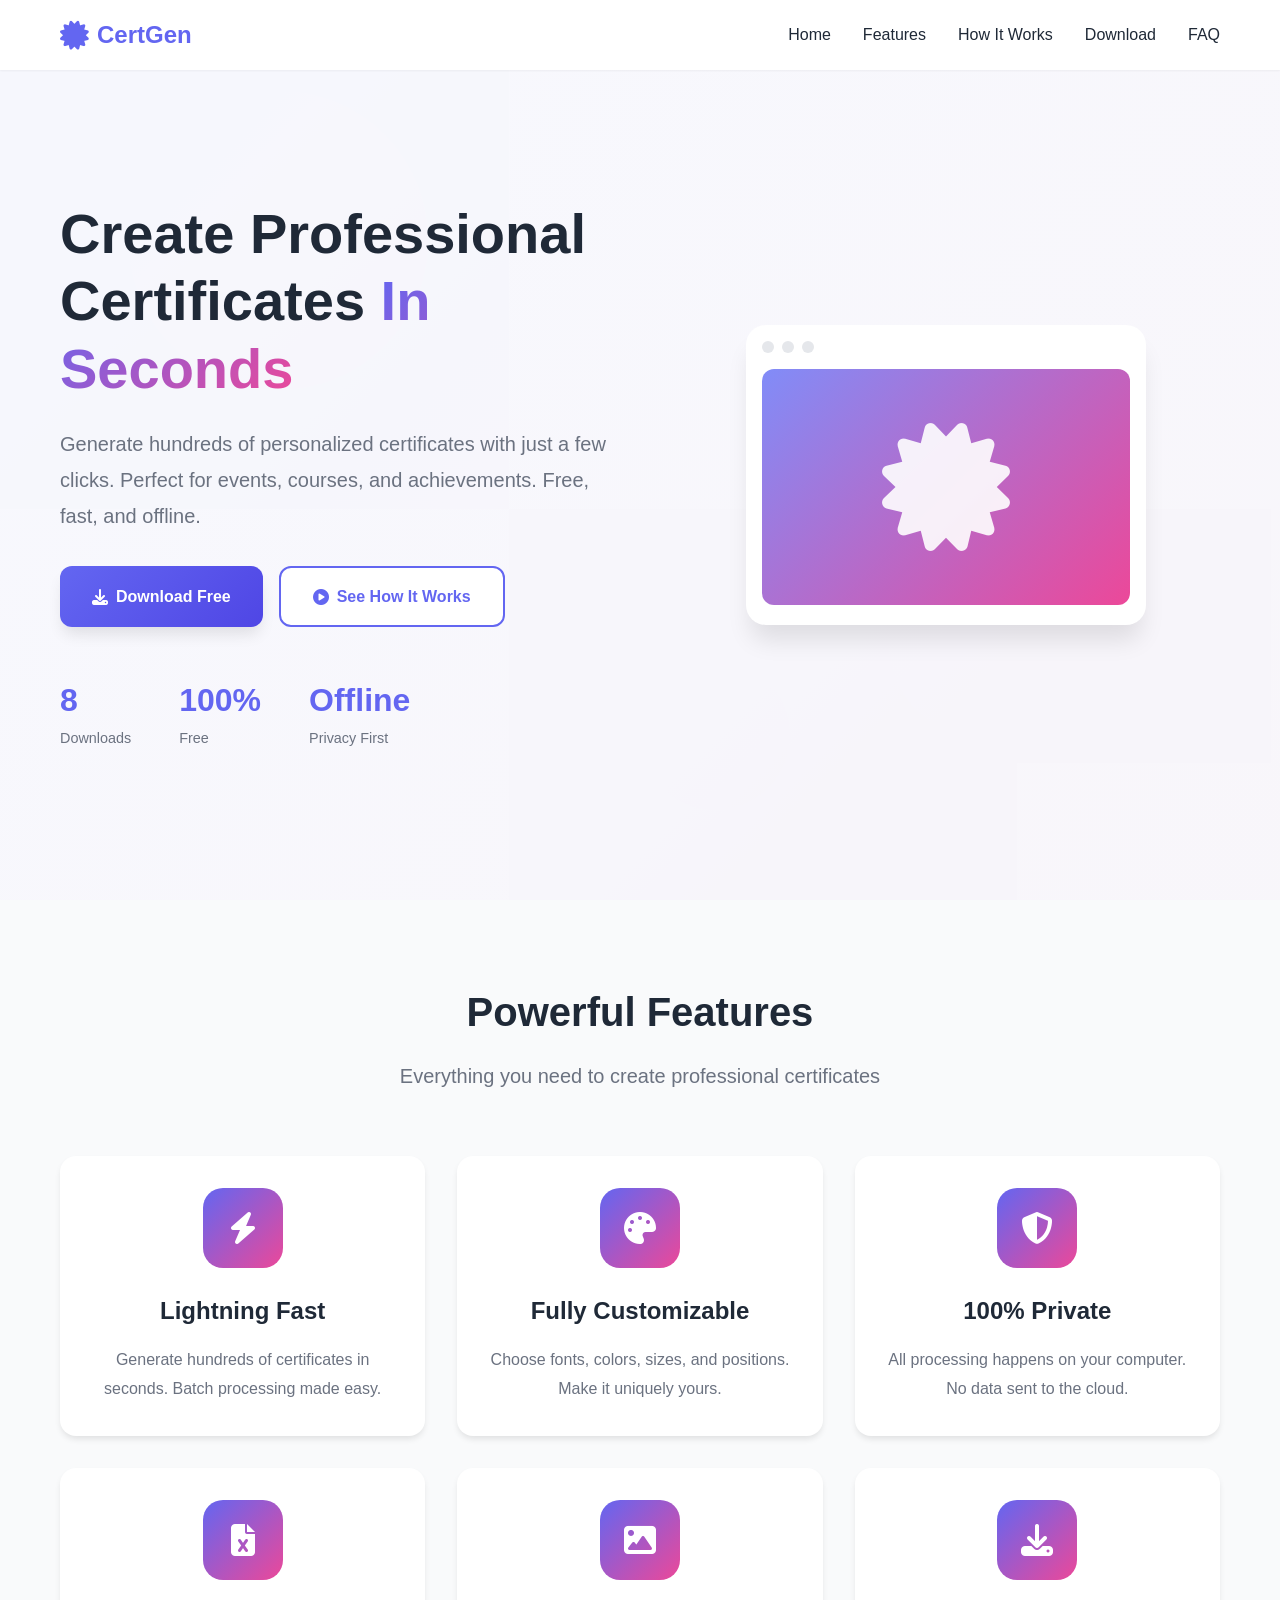
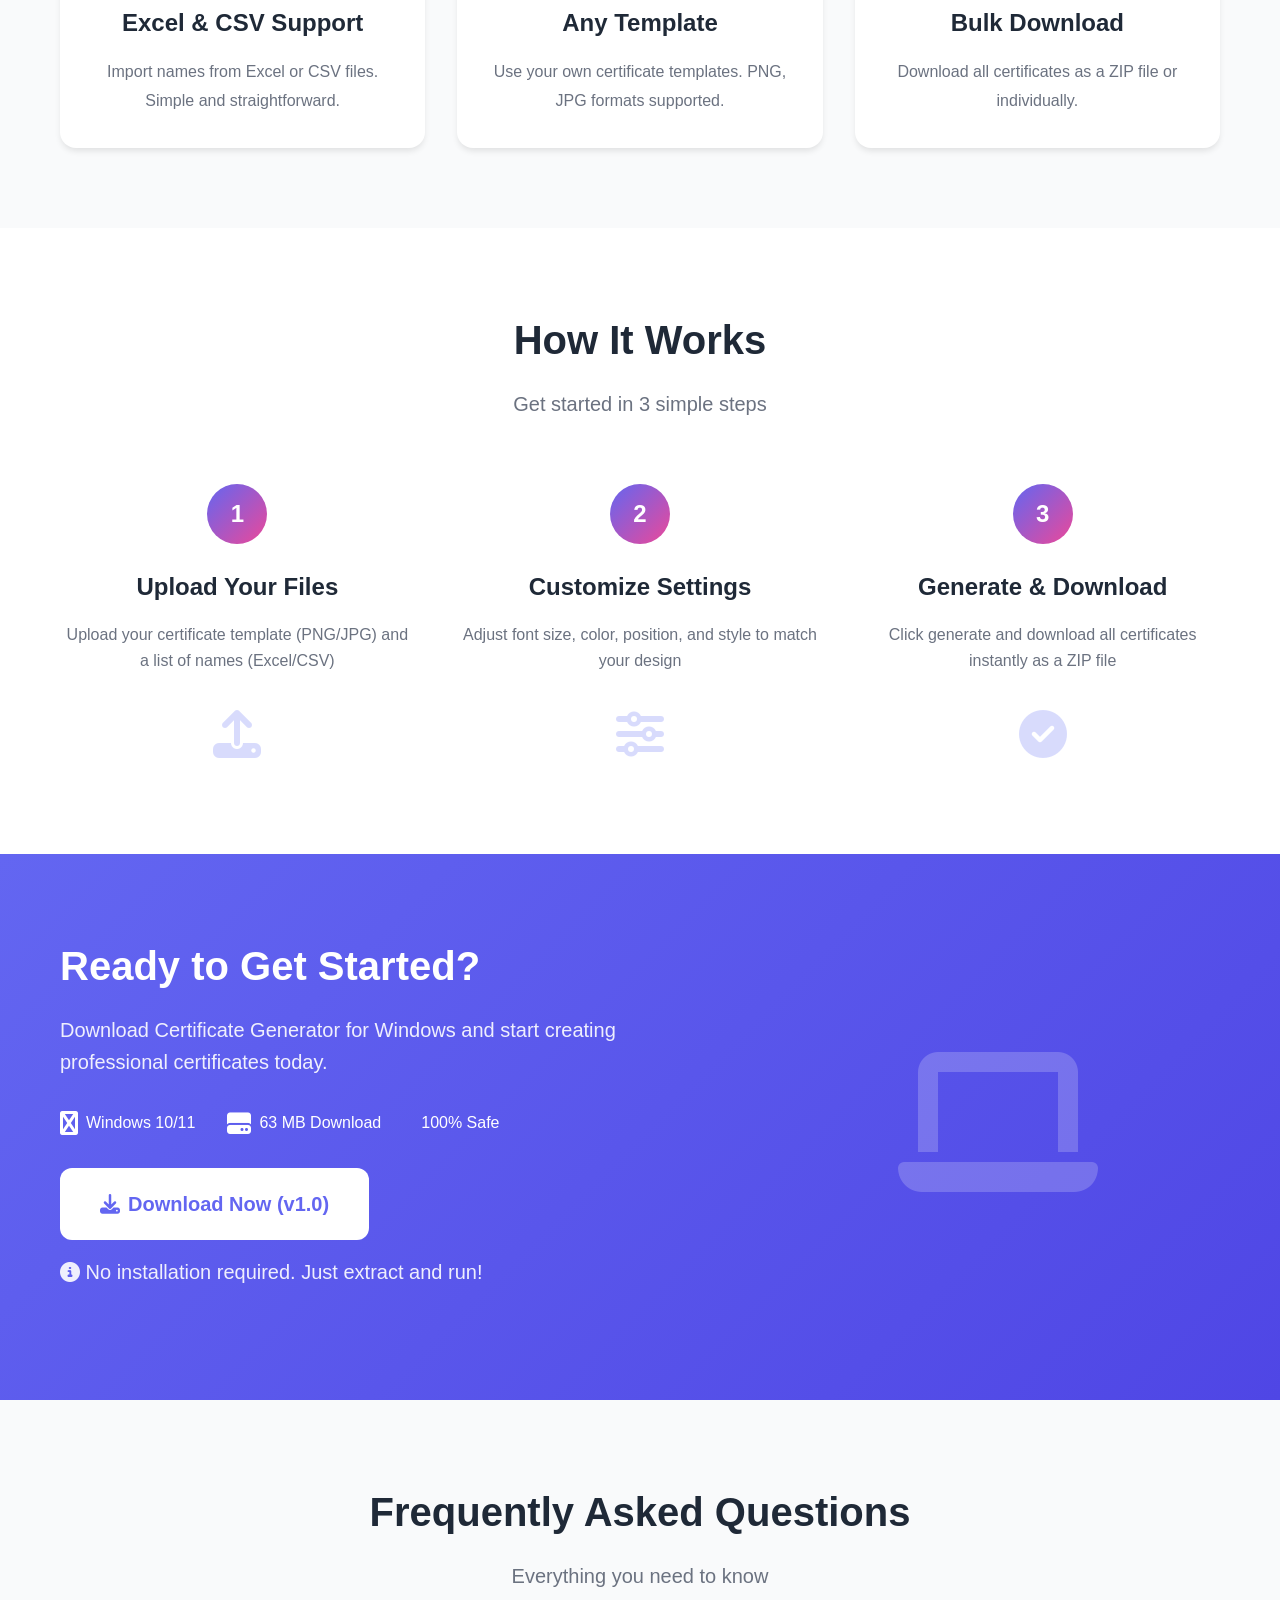
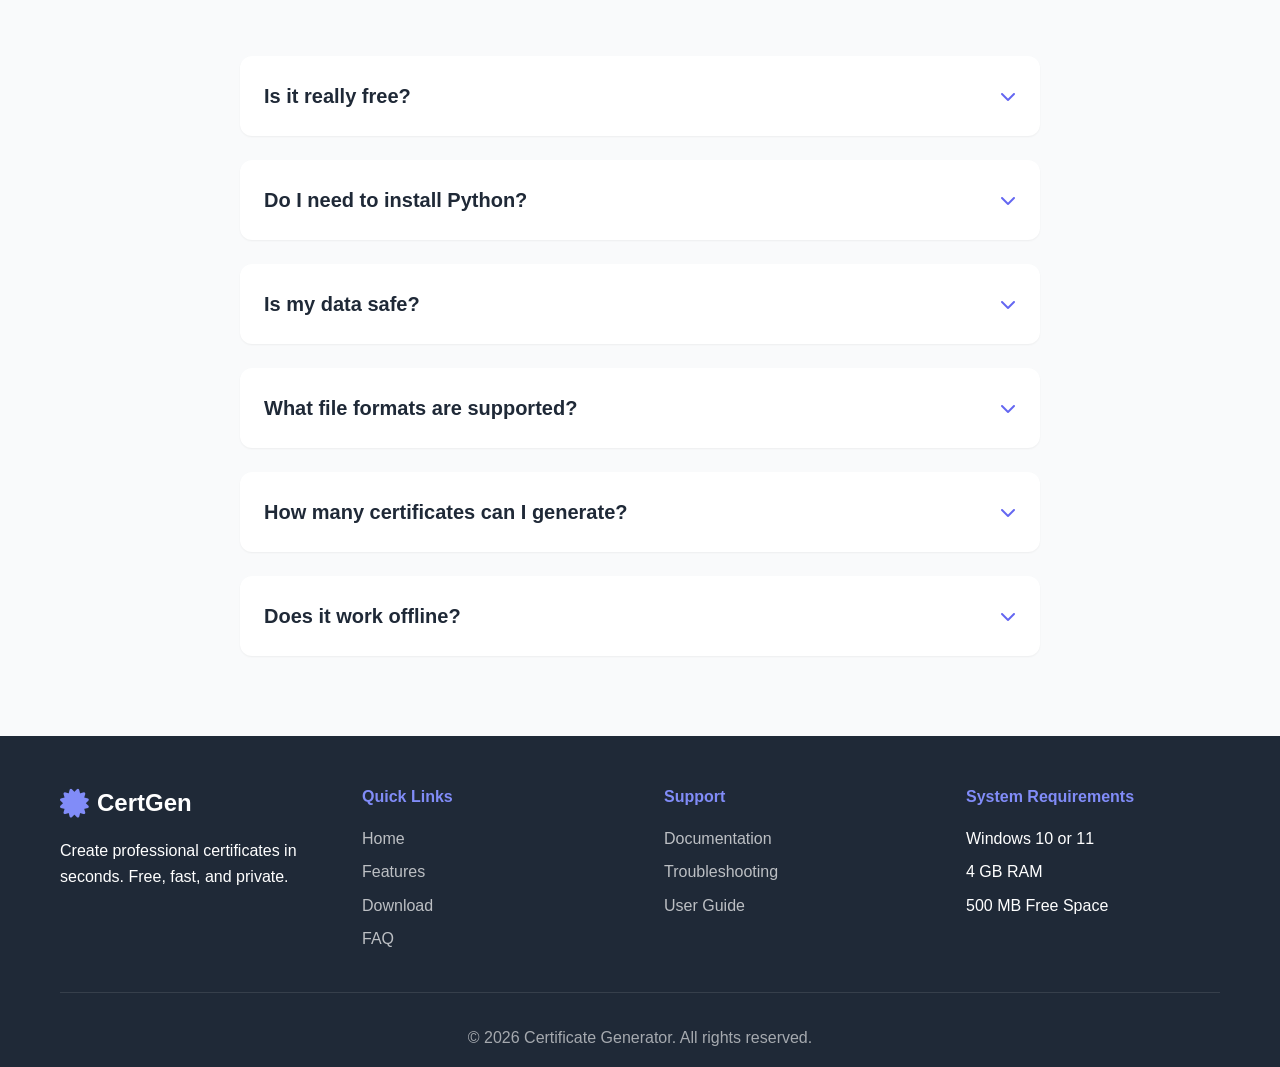
<file: index.html>
<!DOCTYPE html>
<html lang="en">
<head>
    <meta charset="UTF-8">
    <meta name="viewport" content="width=device-width, initial-scale=1.0">
    <title>Certificate Generator - Free Download</title>
    <meta name="description" content="Download our free Certificate Generator tool. Create professional certificates in bulk with ease. No installation required.">
    <link rel="stylesheet" href="css/style.css">
    <link rel="stylesheet" href="https://cdnjs.cloudflare.com/ajax/libs/font-awesome/6.4.0/css/all.min.css">
</head>
<body>
    <!-- Navigation -->
    <nav class="navbar">
        <div class="container">
            <div class="nav-wrapper">
                <div class="logo">
                    <i class="fas fa-certificate"></i>
                    <span>CertGen</span>
                </div>
                <ul class="nav-menu">
                    <li><a href="#home" class="nav-link">Home</a></li>
                    <li><a href="#features" class="nav-link">Features</a></li>
                    <li><a href="#how-it-works" class="nav-link">How It Works</a></li>
                    <li><a href="#download" class="nav-link">Download</a></li>
                    <li><a href="#faq" class="nav-link">FAQ</a></li>
                </ul>
                <div class="hamburger">
                    <span></span>
                    <span></span>
                    <span></span>
                </div>
            </div>
        </div>
    </nav>

    <!-- Hero Section -->
    <section id="home" class="hero">
        <div class="hero-background">
            <div class="hero-shape shape-1"></div>
            <div class="hero-shape shape-2"></div>
            <div class="hero-shape shape-3"></div>
        </div>
        <div class="container">
            <div class="hero-content">
                <div class="hero-text">
                    <h1 class="hero-title">
                        Create Professional Certificates
                        <span class="gradient-text">In Seconds</span>
                    </h1>
                    <p class="hero-description">
                        Generate hundreds of personalized certificates with just a few clicks. 
                        Perfect for events, courses, and achievements. Free, fast, and offline.
                    </p>
                    <div class="hero-buttons">
                        <a href="#download" class="btn btn-primary">
                            <i class="fas fa-download"></i>
                            Download Free
                        </a>
                        <a href="#how-it-works" class="btn btn-secondary">
                            <i class="fas fa-play-circle"></i>
                            See How It Works
                        </a>
                    </div>
                    <div class="hero-stats">
                        <div class="stat">
                            <span class="stat-number">10K+</span>
                            <span class="stat-label">Downloads</span>
                        </div>
                        <div class="stat">
                            <span class="stat-number">100%</span>
                            <span class="stat-label">Free</span>
                        </div>
                        <div class="stat">
                            <span class="stat-number">Offline</span>
                            <span class="stat-label">Privacy First</span>
                        </div>
                    </div>
                </div>
                <div class="hero-image">
                    <div class="mockup-container">
                        <div class="mockup-window">
                            <div class="window-header">
                                <span class="dot"></span>
                                <span class="dot"></span>
                                <span class="dot"></span>
                            </div>
                            <div class="window-content">
                                <i class="fas fa-certificate certificate-icon"></i>
                            </div>
                        </div>
                    </div>
                </div>
            </div>
        </div>
    </section>

    <!-- Features Section -->
    <section id="features" class="features">
        <div class="container">
            <div class="section-header">
                <h2 class="section-title">Powerful Features</h2>
                <p class="section-description">Everything you need to create professional certificates</p>
            </div>
            <div class="features-grid">
                <div class="feature-card">
                    <div class="feature-icon">
                        <i class="fas fa-bolt"></i>
                    </div>
                    <h3>Lightning Fast</h3>
                    <p>Generate hundreds of certificates in seconds. Batch processing made easy.</p>
                </div>
                <div class="feature-card">
                    <div class="feature-icon">
                        <i class="fas fa-palette"></i>
                    </div>
                    <h3>Fully Customizable</h3>
                    <p>Choose fonts, colors, sizes, and positions. Make it uniquely yours.</p>
                </div>
                <div class="feature-card">
                    <div class="feature-icon">
                        <i class="fas fa-shield-alt"></i>
                    </div>
                    <h3>100% Private</h3>
                    <p>All processing happens on your computer. No data sent to the cloud.</p>
                </div>
                <div class="feature-card">
                    <div class="feature-icon">
                        <i class="fas fa-file-excel"></i>
                    </div>
                    <h3>Excel & CSV Support</h3>
                    <p>Import names from Excel or CSV files. Simple and straightforward.</p>
                </div>
                <div class="feature-card">
                    <div class="feature-icon">
                        <i class="fas fa-image"></i>
                    </div>
                    <h3>Any Template</h3>
                    <p>Use your own certificate templates. PNG, JPG formats supported.</p>
                </div>
                <div class="feature-card">
                    <div class="feature-icon">
                        <i class="fas fa-download"></i>
                    </div>
                    <h3>Bulk Download</h3>
                    <p>Download all certificates as a ZIP file or individually.</p>
                </div>
            </div>
        </div>
    </section>

    <!-- How It Works Section -->
    <section id="how-it-works" class="how-it-works">
        <div class="container">
            <div class="section-header">
                <h2 class="section-title">How It Works</h2>
                <p class="section-description">Get started in 3 simple steps</p>
            </div>
            <div class="steps">
                <div class="step">
                    <div class="step-number">1</div>
                    <div class="step-content">
                        <h3>Upload Your Files</h3>
                        <p>Upload your certificate template (PNG/JPG) and a list of names (Excel/CSV)</p>
                        <div class="step-icon">
                            <i class="fas fa-upload"></i>
                        </div>
                    </div>
                </div>
                <div class="step">
                    <div class="step-number">2</div>
                    <div class="step-content">
                        <h3>Customize Settings</h3>
                        <p>Adjust font size, color, position, and style to match your design</p>
                        <div class="step-icon">
                            <i class="fas fa-sliders-h"></i>
                        </div>
                    </div>
                </div>
                <div class="step">
                    <div class="step-number">3</div>
                    <div class="step-content">
                        <h3>Generate & Download</h3>
                        <p>Click generate and download all certificates instantly as a ZIP file</p>
                        <div class="step-icon">
                            <i class="fas fa-check-circle"></i>
                        </div>
                    </div>
                </div>
            </div>
        </div>
    </section>

    <!-- Download Section -->
    <section id="download" class="download">
        <div class="container">
            <div class="download-card">
                <div class="download-content">
                    <h2>Ready to Get Started?</h2>
                    <p>Download Certificate Generator for Windows and start creating professional certificates today.</p>
                    <div class="download-info">
                        <div class="info-item">
                            <i class="fas fa-windows"></i>
                            <span>Windows 10/11</span>
                        </div>
                        <div class="info-item">
                            <i class="fas fa-hdd"></i>
                            <span>63 MB Download</span>
                        </div>
                        <div class="info-item">
                            <i class="fas fa-shield-check"></i>
                            <span>100% Safe</span>
                        </div>
                    </div>
                    <a href="https://github.com/Prajwalkhandait109/CERTIFICATE_GENERATOR/releases/download/v1.0/CertificateGenerator_v1.0.zip" class="btn btn-download" download>
                        <i class="fas fa-download"></i>
                        Download Now (v1.0)
                    </a>
                    <p class="download-note">
                        <i class="fas fa-info-circle"></i>
                        No installation required. Just extract and run!
                    </p>
                </div>
                <div class="download-image">
                    <div class="download-mockup">
                        <i class="fas fa-laptop"></i>
                    </div>
                </div>
            </div>
        </div>
    </section>

    <!-- FAQ Section -->
    <section id="faq" class="faq">
        <div class="container">
            <div class="section-header">
                <h2 class="section-title">Frequently Asked Questions</h2>
                <p class="section-description">Everything you need to know</p>
            </div>
            <div class="faq-grid">
                <div class="faq-item">
                    <div class="faq-question">
                        <h3>Is it really free?</h3>
                        <i class="fas fa-chevron-down"></i>
                    </div>
                    <div class="faq-answer">
                        <p>Yes! Certificate Generator is 100% free with no hidden costs, subscriptions, or premium features.</p>
                    </div>
                </div>
                <div class="faq-item">
                    <div class="faq-question">
                        <h3>Do I need to install Python?</h3>
                        <i class="fas fa-chevron-down"></i>
                    </div>
                    <div class="faq-answer">
                        <p>No! The executable includes everything you need. Just download, extract, and run.</p>
                    </div>
                </div>
                <div class="faq-item">
                    <div class="faq-question">
                        <h3>Is my data safe?</h3>
                        <i class="fas fa-chevron-down"></i>
                    </div>
                    <div class="faq-answer">
                        <p>Absolutely! All processing happens locally on your computer. No data is sent to any server.</p>
                    </div>
                </div>
                <div class="faq-item">
                    <div class="faq-question">
                        <h3>What file formats are supported?</h3>
                        <i class="fas fa-chevron-down"></i>
                    </div>
                    <div class="faq-answer">
                        <p>Templates: PNG, JPG. Names: CSV, Excel (.xlsx). Output: PNG or PDF.</p>
                    </div>
                </div>
                <div class="faq-item">
                    <div class="faq-question">
                        <h3>How many certificates can I generate?</h3>
                        <i class="fas fa-chevron-down"></i>
                    </div>
                    <div class="faq-answer">
                        <p>Unlimited! Generate as many certificates as you need, whether it's 10 or 10,000.</p>
                    </div>
                </div>
                <div class="faq-item">
                    <div class="faq-question">
                        <h3>Does it work offline?</h3>
                        <i class="fas fa-chevron-down"></i>
                    </div>
                    <div class="faq-answer">
                        <p>Yes! Once downloaded, you can use it completely offline without an internet connection.</p>
                    </div>
                </div>
            </div>
        </div>
    </section>

    <!-- Footer -->
    <footer class="footer">
        <div class="container">
            <div class="footer-content">
                <div class="footer-section">
                    <div class="footer-logo">
                        <i class="fas fa-certificate"></i>
                        <span>CertGen</span>
                    </div>
                    <p>Create professional certificates in seconds. Free, fast, and private.</p>
                </div>
                <div class="footer-section">
                    <h4>Quick Links</h4>
                    <ul>
                        <li><a href="#home">Home</a></li>
                        <li><a href="#features">Features</a></li>
                        <li><a href="#download">Download</a></li>
                        <li><a href="#faq">FAQ</a></li>
                    </ul>
                </div>
                <div class="footer-section">
                    <h4>Support</h4>
                    <ul>
                        <li><a href="documentation.html">Documentation</a></li>
                        <li><a href="documentation.html#troubleshooting">Troubleshooting</a></li>
                        <li><a href="documentation.html#guide">User Guide</a></li>
                    </ul>
                </div>
                <div class="footer-section">
                    <h4>System Requirements</h4>
                    <ul>
                        <li>Windows 10 or 11</li>
                        <li>4 GB RAM</li>
                        <li>500 MB Free Space</li>
                    </ul>
                </div>
            </div>
            <div class="footer-bottom">
                <p>&copy; 2026 Certificate Generator. All rights reserved.</p>
            </div>
        </div>
    </footer>

    <script src="js/script.js"></script>
</body>
</html>
</file>
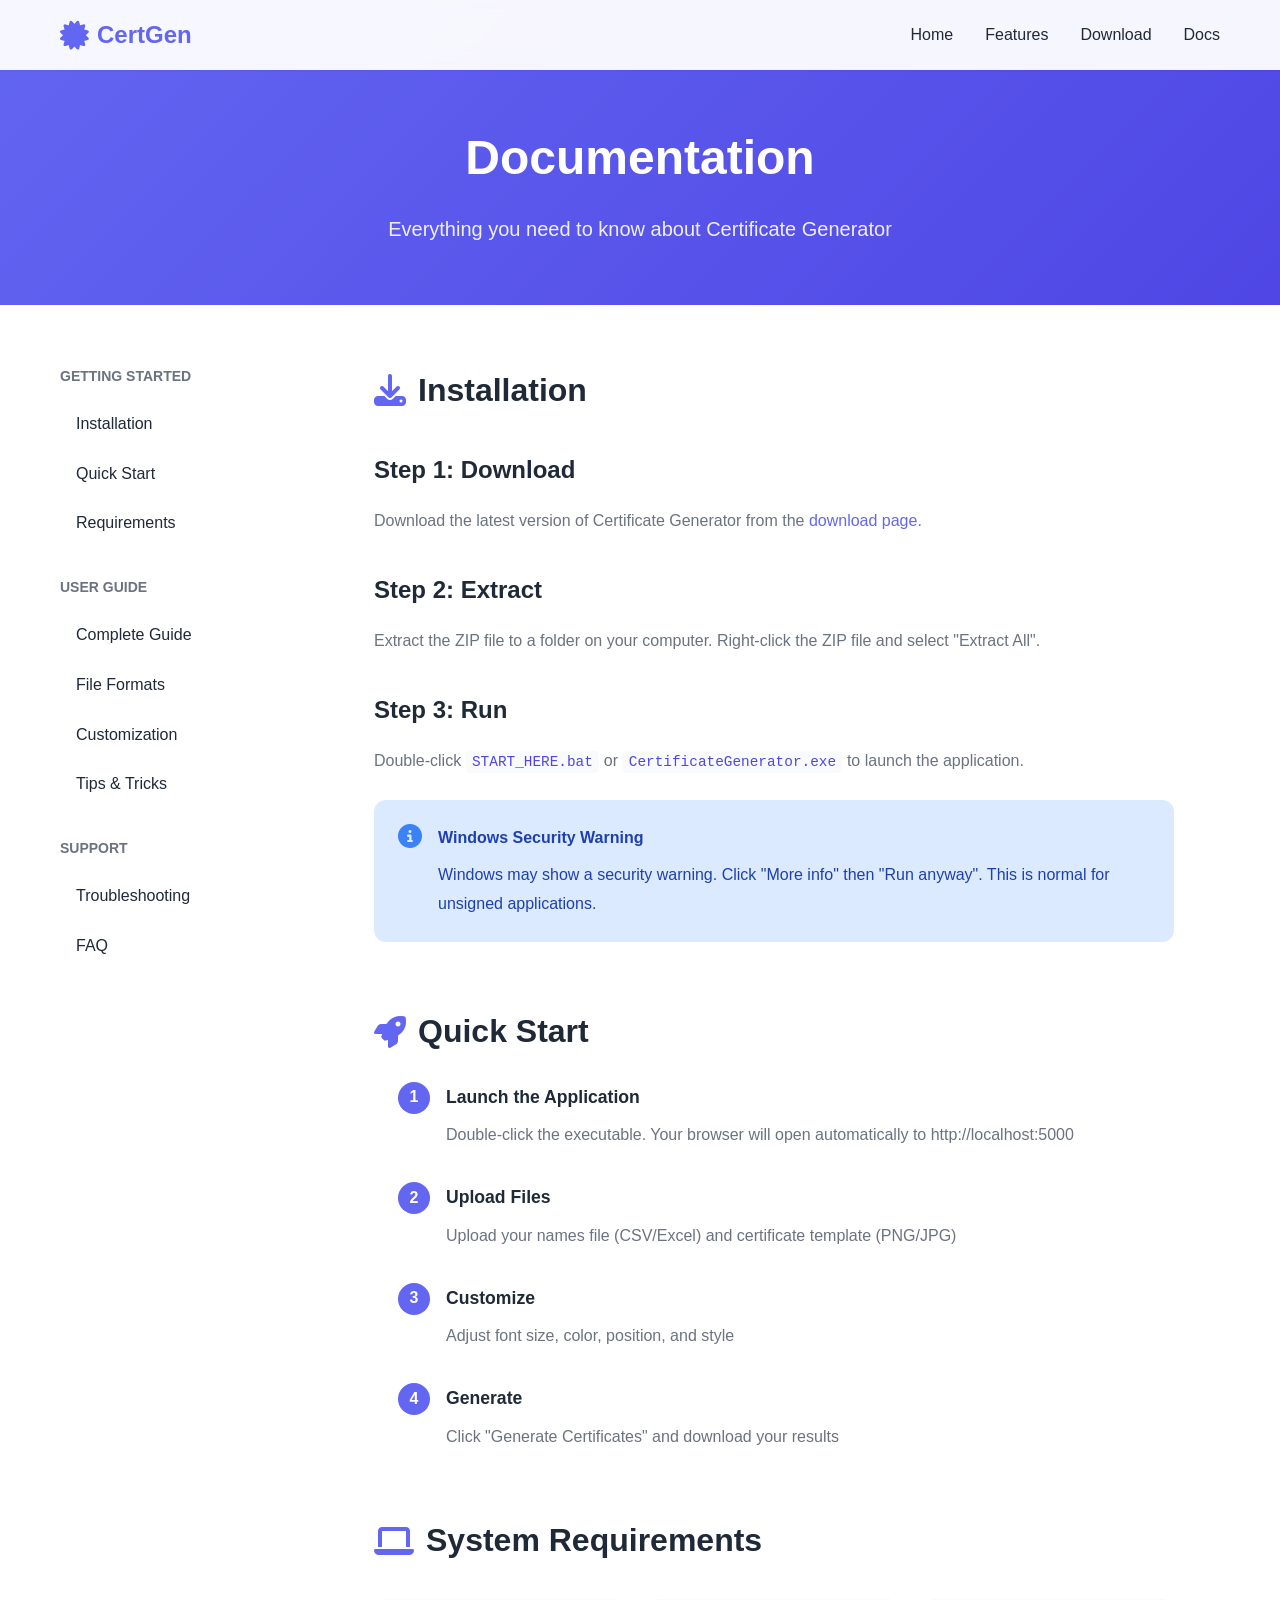
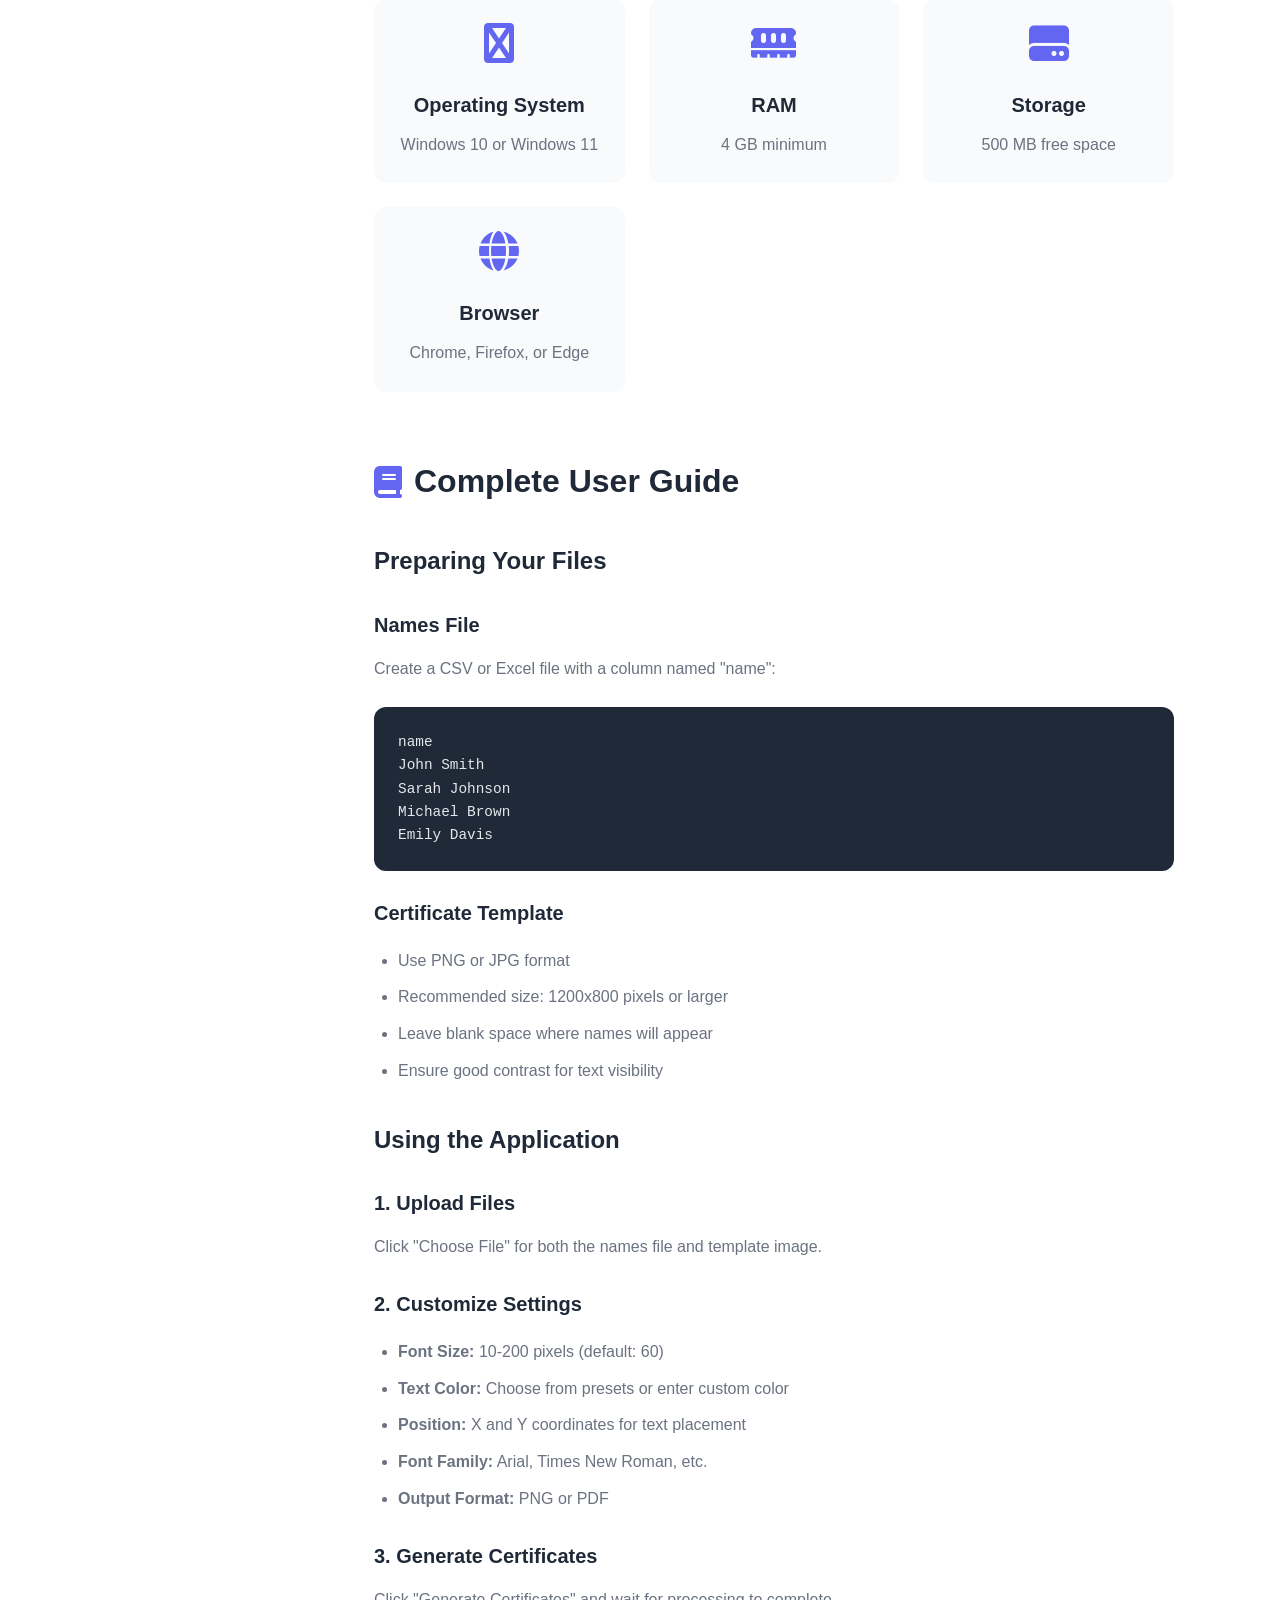
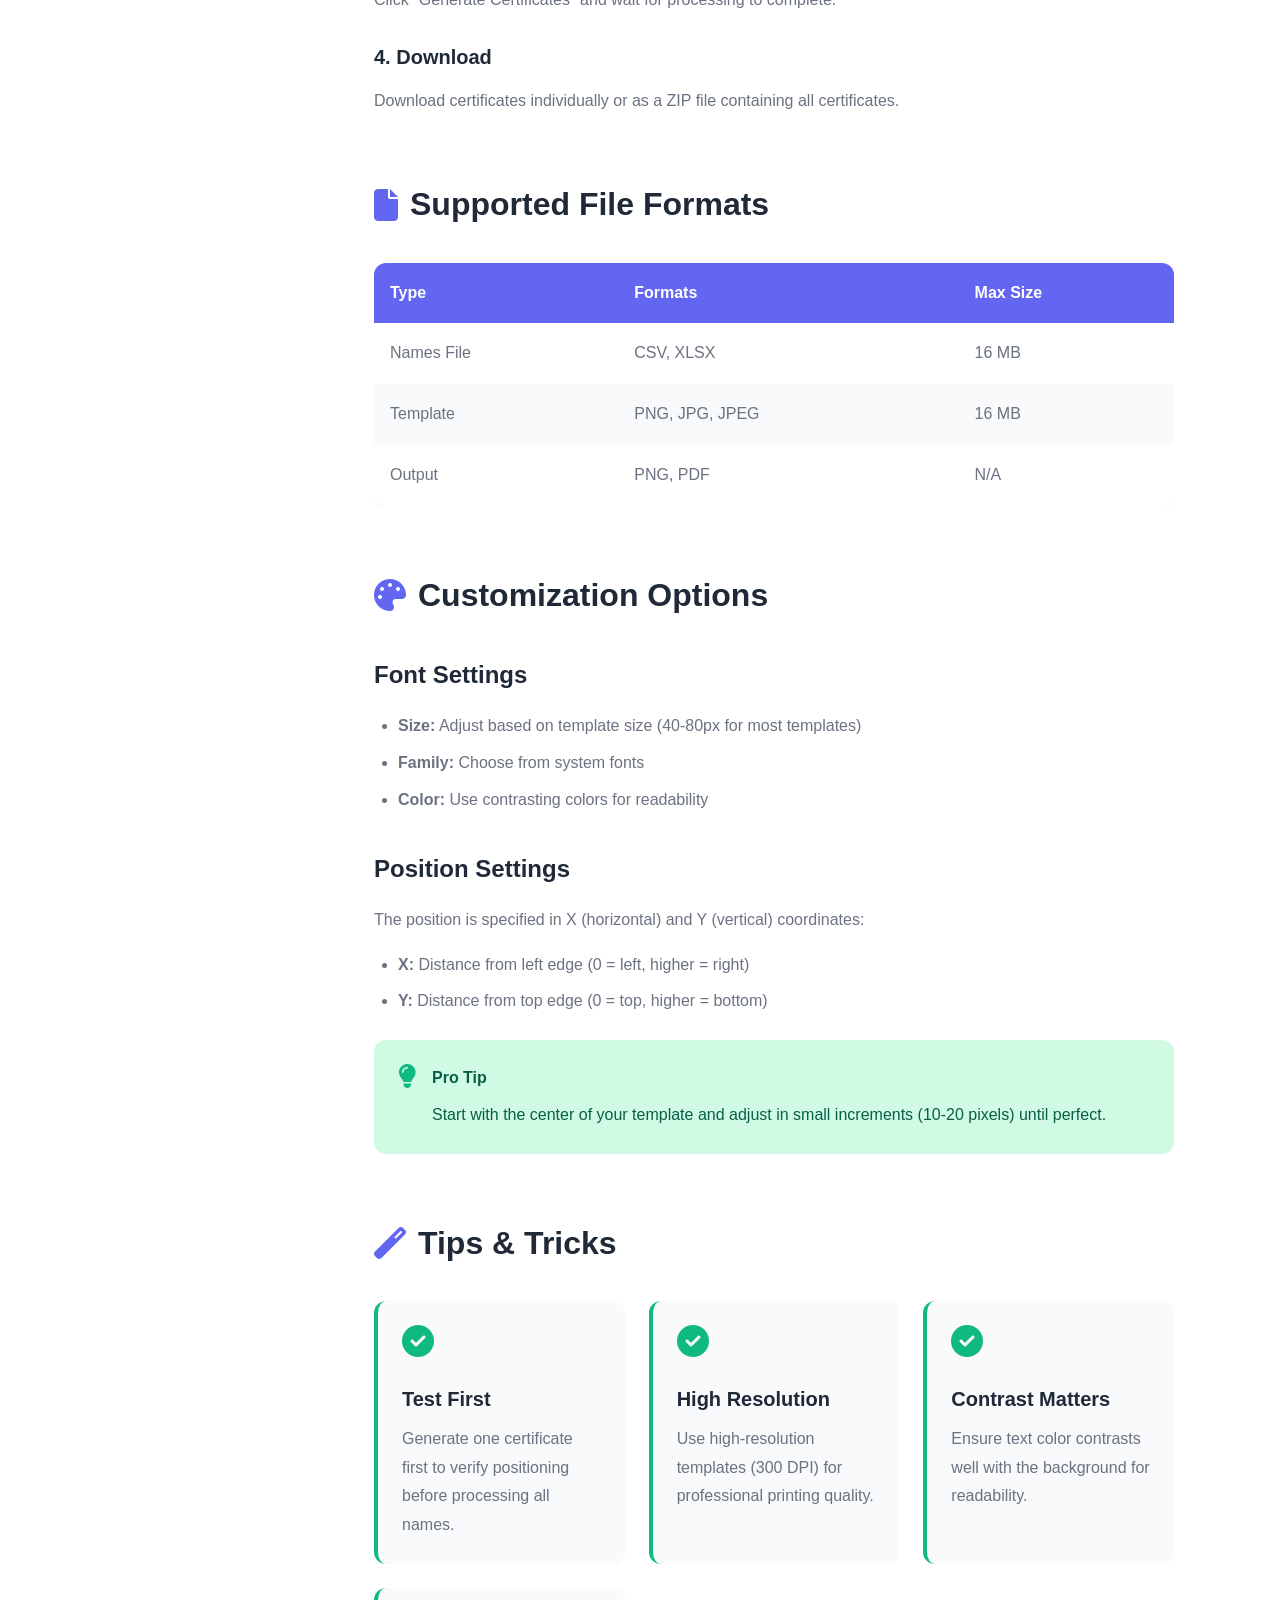
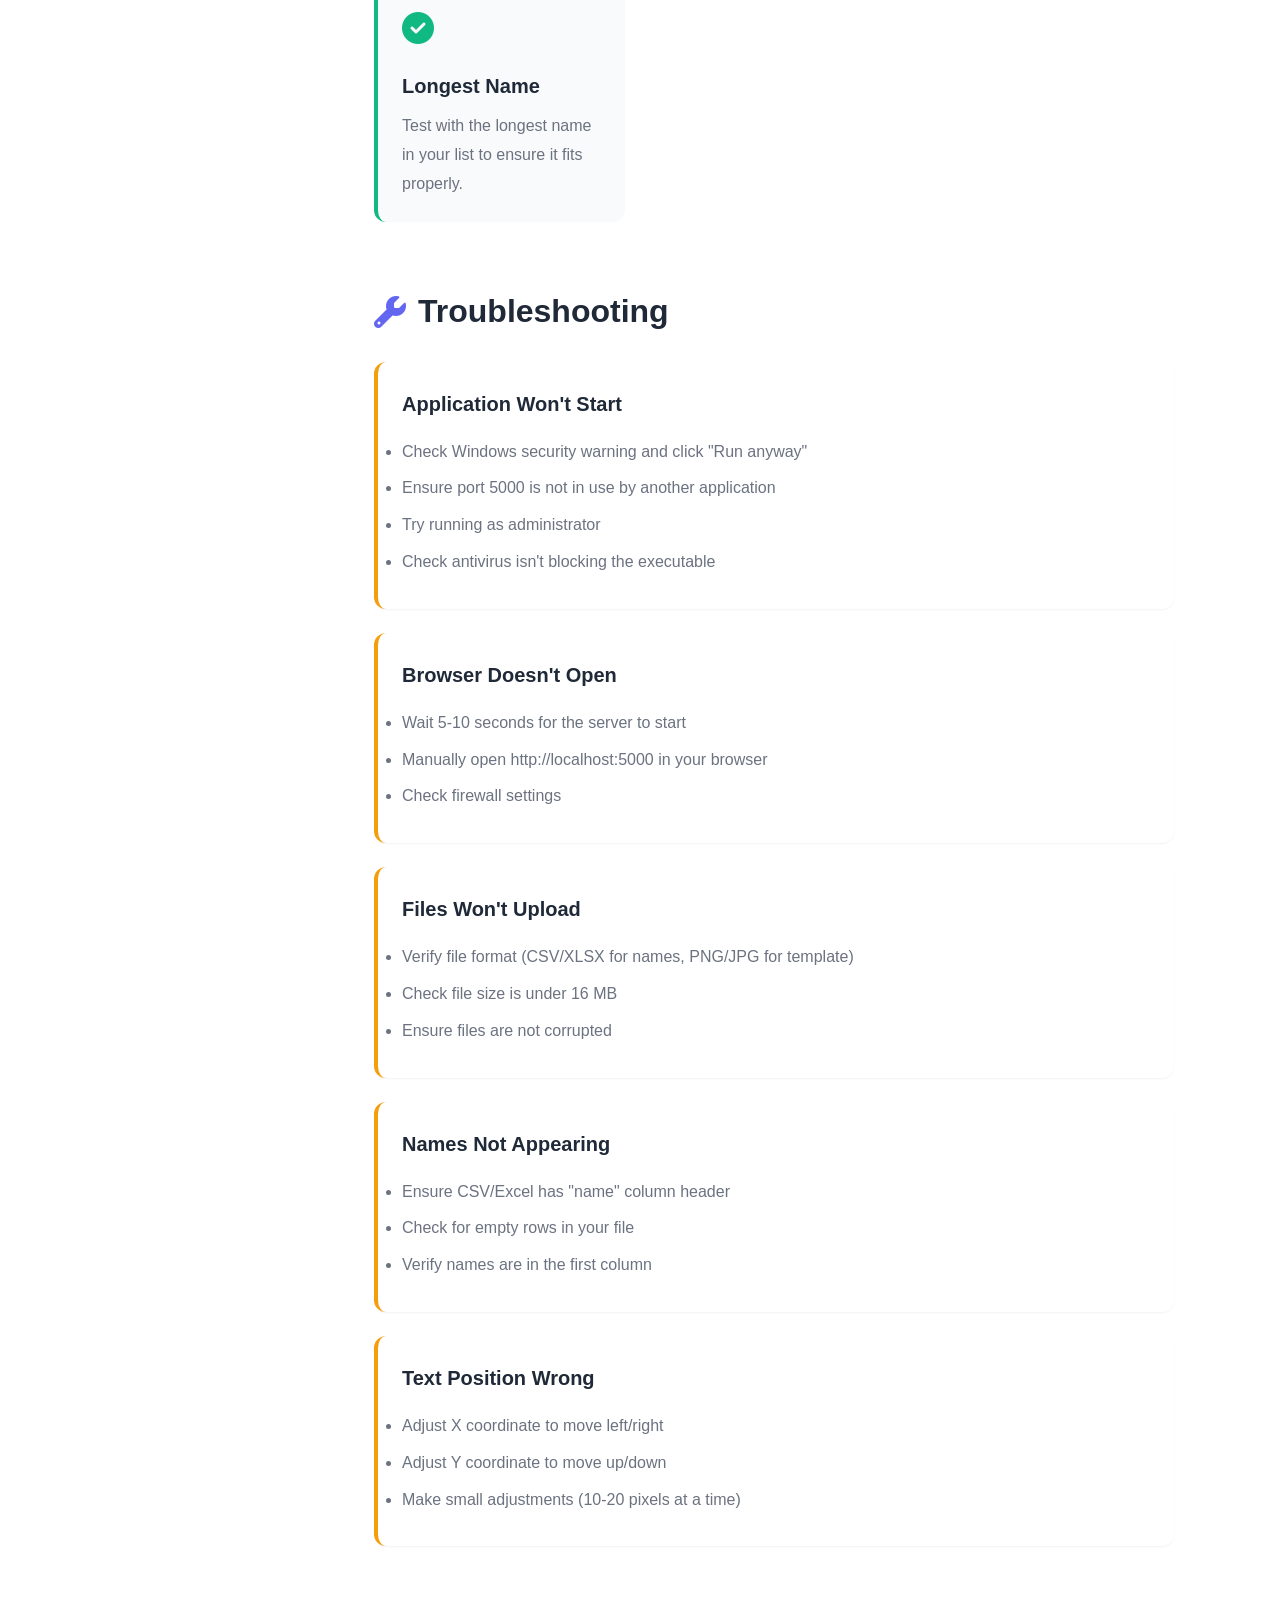
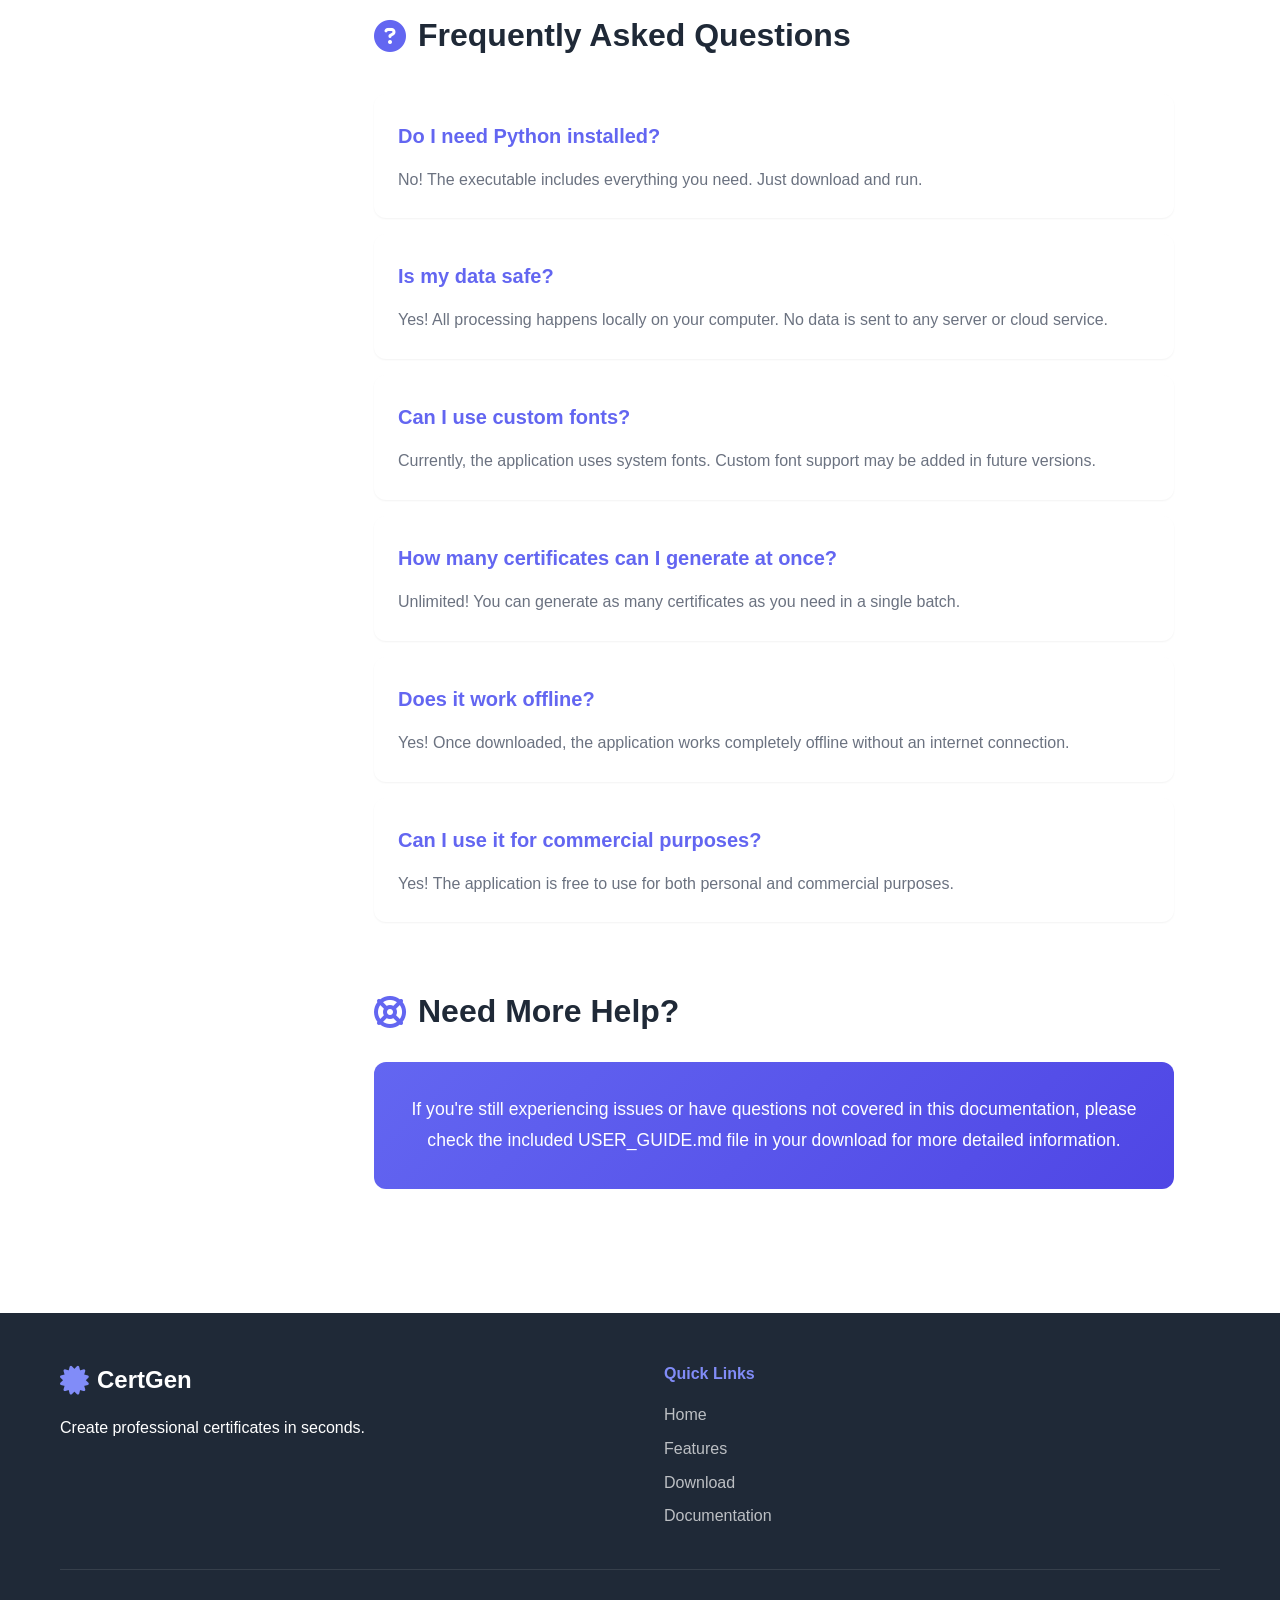
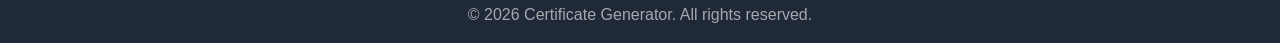
<file: documentation.html>
<!DOCTYPE html>
<html lang="en">
<head>
    <meta charset="UTF-8">
    <meta name="viewport" content="width=device-width, initial-scale=1.0">
    <title>Documentation - Certificate Generator</title>
    <link rel="stylesheet" href="css/style.css">
    <link rel="stylesheet" href="css/documentation.css">
    <link rel="stylesheet" href="https://cdnjs.cloudflare.com/ajax/libs/font-awesome/6.4.0/css/all.min.css">
</head>
<body>
    <!-- Navigation -->
    <nav class="navbar">
        <div class="container">
            <div class="nav-wrapper">
                <div class="logo">
                    <i class="fas fa-certificate"></i>
                    <span>CertGen</span>
                </div>
                <ul class="nav-menu">
                    <li><a href="index.html" class="nav-link">Home</a></li>
                    <li><a href="index.html#features" class="nav-link">Features</a></li>
                    <li><a href="index.html#download" class="nav-link">Download</a></li>
                    <li><a href="documentation.html" class="nav-link active">Docs</a></li>
                </ul>
                <div class="hamburger">
                    <span></span>
                    <span></span>
                    <span></span>
                </div>
            </div>
        </div>
    </nav>

    <!-- Documentation Hero -->
    <section class="docs-hero">
        <div class="container">
            <h1>Documentation</h1>
            <p>Everything you need to know about Certificate Generator</p>
        </div>
    </section>

    <!-- Documentation Content -->
    <section class="docs-content">
        <div class="container">
            <div class="docs-layout">
                <!-- Sidebar -->
                <aside class="docs-sidebar">
                    <nav class="docs-nav">
                        <h3>Getting Started</h3>
                        <ul>
                            <li><a href="#installation">Installation</a></li>
                            <li><a href="#quick-start">Quick Start</a></li>
                            <li><a href="#requirements">Requirements</a></li>
                        </ul>
                        
                        <h3>User Guide</h3>
                        <ul>
                            <li><a href="#guide">Complete Guide</a></li>
                            <li><a href="#file-formats">File Formats</a></li>
                            <li><a href="#customization">Customization</a></li>
                            <li><a href="#tips">Tips & Tricks</a></li>
                        </ul>
                        
                        <h3>Support</h3>
                        <ul>
                            <li><a href="#troubleshooting">Troubleshooting</a></li>
                            <li><a href="#faq">FAQ</a></li>
                        </ul>
                    </nav>
                </aside>

                <!-- Main Content -->
                <main class="docs-main">
                    <!-- Installation -->
                    <article id="installation" class="doc-section">
                        <h2><i class="fas fa-download"></i> Installation</h2>
                        <div class="doc-content">
                            <h3>Step 1: Download</h3>
                            <p>Download the latest version of Certificate Generator from the <a href="index.html#download">download page</a>.</p>
                            
                            <h3>Step 2: Extract</h3>
                            <p>Extract the ZIP file to a folder on your computer. Right-click the ZIP file and select "Extract All".</p>
                            
                            <h3>Step 3: Run</h3>
                            <p>Double-click <code>START_HERE.bat</code> or <code>CertificateGenerator.exe</code> to launch the application.</p>
                            
                            <div class="alert alert-info">
                                <i class="fas fa-info-circle"></i>
                                <div>
                                    <strong>Windows Security Warning</strong>
                                    <p>Windows may show a security warning. Click "More info" then "Run anyway". This is normal for unsigned applications.</p>
                                </div>
                            </div>
                        </div>
                    </article>

                    <!-- Quick Start -->
                    <article id="quick-start" class="doc-section">
                        <h2><i class="fas fa-rocket"></i> Quick Start</h2>
                        <div class="doc-content">
                            <ol class="numbered-list">
                                <li>
                                    <strong>Launch the Application</strong>
                                    <p>Double-click the executable. Your browser will open automatically to http://localhost:5000</p>
                                </li>
                                <li>
                                    <strong>Upload Files</strong>
                                    <p>Upload your names file (CSV/Excel) and certificate template (PNG/JPG)</p>
                                </li>
                                <li>
                                    <strong>Customize</strong>
                                    <p>Adjust font size, color, position, and style</p>
                                </li>
                                <li>
                                    <strong>Generate</strong>
                                    <p>Click "Generate Certificates" and download your results</p>
                                </li>
                            </ol>
                        </div>
                    </article>

                    <!-- Requirements -->
                    <article id="requirements" class="doc-section">
                        <h2><i class="fas fa-laptop"></i> System Requirements</h2>
                        <div class="doc-content">
                            <div class="requirements-grid">
                                <div class="requirement-card">
                                    <i class="fas fa-windows"></i>
                                    <h4>Operating System</h4>
                                    <p>Windows 10 or Windows 11</p>
                                </div>
                                <div class="requirement-card">
                                    <i class="fas fa-memory"></i>
                                    <h4>RAM</h4>
                                    <p>4 GB minimum</p>
                                </div>
                                <div class="requirement-card">
                                    <i class="fas fa-hdd"></i>
                                    <h4>Storage</h4>
                                    <p>500 MB free space</p>
                                </div>
                                <div class="requirement-card">
                                    <i class="fas fa-globe"></i>
                                    <h4>Browser</h4>
                                    <p>Chrome, Firefox, or Edge</p>
                                </div>
                            </div>
                        </div>
                    </article>

                    <!-- User Guide -->
                    <article id="guide" class="doc-section">
                        <h2><i class="fas fa-book"></i> Complete User Guide</h2>
                        <div class="doc-content">
                            <h3>Preparing Your Files</h3>
                            
                            <h4>Names File</h4>
                            <p>Create a CSV or Excel file with a column named "name":</p>
                            <div class="code-block">
                                <pre>name
John Smith
Sarah Johnson
Michael Brown
Emily Davis</pre>
                            </div>
                            
                            <h4>Certificate Template</h4>
                            <ul>
                                <li>Use PNG or JPG format</li>
                                <li>Recommended size: 1200x800 pixels or larger</li>
                                <li>Leave blank space where names will appear</li>
                                <li>Ensure good contrast for text visibility</li>
                            </ul>
                            
                            <h3>Using the Application</h3>
                            
                            <h4>1. Upload Files</h4>
                            <p>Click "Choose File" for both the names file and template image.</p>
                            
                            <h4>2. Customize Settings</h4>
                            <ul>
                                <li><strong>Font Size:</strong> 10-200 pixels (default: 60)</li>
                                <li><strong>Text Color:</strong> Choose from presets or enter custom color</li>
                                <li><strong>Position:</strong> X and Y coordinates for text placement</li>
                                <li><strong>Font Family:</strong> Arial, Times New Roman, etc.</li>
                                <li><strong>Output Format:</strong> PNG or PDF</li>
                            </ul>
                            
                            <h4>3. Generate Certificates</h4>
                            <p>Click "Generate Certificates" and wait for processing to complete.</p>
                            
                            <h4>4. Download</h4>
                            <p>Download certificates individually or as a ZIP file containing all certificates.</p>
                        </div>
                    </article>

                    <!-- File Formats -->
                    <article id="file-formats" class="doc-section">
                        <h2><i class="fas fa-file"></i> Supported File Formats</h2>
                        <div class="doc-content">
                            <div class="format-table">
                                <table>
                                    <thead>
                                        <tr>
                                            <th>Type</th>
                                            <th>Formats</th>
                                            <th>Max Size</th>
                                        </tr>
                                    </thead>
                                    <tbody>
                                        <tr>
                                            <td>Names File</td>
                                            <td>CSV, XLSX</td>
                                            <td>16 MB</td>
                                        </tr>
                                        <tr>
                                            <td>Template</td>
                                            <td>PNG, JPG, JPEG</td>
                                            <td>16 MB</td>
                                        </tr>
                                        <tr>
                                            <td>Output</td>
                                            <td>PNG, PDF</td>
                                            <td>N/A</td>
                                        </tr>
                                    </tbody>
                                </table>
                            </div>
                        </div>
                    </article>

                    <!-- Customization -->
                    <article id="customization" class="doc-section">
                        <h2><i class="fas fa-palette"></i> Customization Options</h2>
                        <div class="doc-content">
                            <h3>Font Settings</h3>
                            <ul>
                                <li><strong>Size:</strong> Adjust based on template size (40-80px for most templates)</li>
                                <li><strong>Family:</strong> Choose from system fonts</li>
                                <li><strong>Color:</strong> Use contrasting colors for readability</li>
                            </ul>
                            
                            <h3>Position Settings</h3>
                            <p>The position is specified in X (horizontal) and Y (vertical) coordinates:</p>
                            <ul>
                                <li><strong>X:</strong> Distance from left edge (0 = left, higher = right)</li>
                                <li><strong>Y:</strong> Distance from top edge (0 = top, higher = bottom)</li>
                            </ul>
                            
                            <div class="alert alert-tip">
                                <i class="fas fa-lightbulb"></i>
                                <div>
                                    <strong>Pro Tip</strong>
                                    <p>Start with the center of your template and adjust in small increments (10-20 pixels) until perfect.</p>
                                </div>
                            </div>
                        </div>
                    </article>

                    <!-- Tips & Tricks -->
                    <article id="tips" class="doc-section">
                        <h2><i class="fas fa-magic"></i> Tips & Tricks</h2>
                        <div class="doc-content">
                            <div class="tips-grid">
                                <div class="tip-card">
                                    <i class="fas fa-check-circle"></i>
                                    <h4>Test First</h4>
                                    <p>Generate one certificate first to verify positioning before processing all names.</p>
                                </div>
                                <div class="tip-card">
                                    <i class="fas fa-check-circle"></i>
                                    <h4>High Resolution</h4>
                                    <p>Use high-resolution templates (300 DPI) for professional printing quality.</p>
                                </div>
                                <div class="tip-card">
                                    <i class="fas fa-check-circle"></i>
                                    <h4>Contrast Matters</h4>
                                    <p>Ensure text color contrasts well with the background for readability.</p>
                                </div>
                                <div class="tip-card">
                                    <i class="fas fa-check-circle"></i>
                                    <h4>Longest Name</h4>
                                    <p>Test with the longest name in your list to ensure it fits properly.</p>
                                </div>
                            </div>
                        </div>
                    </article>

                    <!-- Troubleshooting -->
                    <article id="troubleshooting" class="doc-section">
                        <h2><i class="fas fa-wrench"></i> Troubleshooting</h2>
                        <div class="doc-content">
                            <div class="troubleshoot-item">
                                <h4>Application Won't Start</h4>
                                <ul>
                                    <li>Check Windows security warning and click "Run anyway"</li>
                                    <li>Ensure port 5000 is not in use by another application</li>
                                    <li>Try running as administrator</li>
                                    <li>Check antivirus isn't blocking the executable</li>
                                </ul>
                            </div>
                            
                            <div class="troubleshoot-item">
                                <h4>Browser Doesn't Open</h4>
                                <ul>
                                    <li>Wait 5-10 seconds for the server to start</li>
                                    <li>Manually open http://localhost:5000 in your browser</li>
                                    <li>Check firewall settings</li>
                                </ul>
                            </div>
                            
                            <div class="troubleshoot-item">
                                <h4>Files Won't Upload</h4>
                                <ul>
                                    <li>Verify file format (CSV/XLSX for names, PNG/JPG for template)</li>
                                    <li>Check file size is under 16 MB</li>
                                    <li>Ensure files are not corrupted</li>
                                </ul>
                            </div>
                            
                            <div class="troubleshoot-item">
                                <h4>Names Not Appearing</h4>
                                <ul>
                                    <li>Ensure CSV/Excel has "name" column header</li>
                                    <li>Check for empty rows in your file</li>
                                    <li>Verify names are in the first column</li>
                                </ul>
                            </div>
                            
                            <div class="troubleshoot-item">
                                <h4>Text Position Wrong</h4>
                                <ul>
                                    <li>Adjust X coordinate to move left/right</li>
                                    <li>Adjust Y coordinate to move up/down</li>
                                    <li>Make small adjustments (10-20 pixels at a time)</li>
                                </ul>
                            </div>
                        </div>
                    </article>

                    <!-- FAQ -->
                    <article id="faq" class="doc-section">
                        <h2><i class="fas fa-question-circle"></i> Frequently Asked Questions</h2>
                        <div class="doc-content">
                            <div class="faq-list">
                                <div class="faq-doc-item">
                                    <h4>Do I need Python installed?</h4>
                                    <p>No! The executable includes everything you need. Just download and run.</p>
                                </div>
                                
                                <div class="faq-doc-item">
                                    <h4>Is my data safe?</h4>
                                    <p>Yes! All processing happens locally on your computer. No data is sent to any server or cloud service.</p>
                                </div>
                                
                                <div class="faq-doc-item">
                                    <h4>Can I use custom fonts?</h4>
                                    <p>Currently, the application uses system fonts. Custom font support may be added in future versions.</p>
                                </div>
                                
                                <div class="faq-doc-item">
                                    <h4>How many certificates can I generate at once?</h4>
                                    <p>Unlimited! You can generate as many certificates as you need in a single batch.</p>
                                </div>
                                
                                <div class="faq-doc-item">
                                    <h4>Does it work offline?</h4>
                                    <p>Yes! Once downloaded, the application works completely offline without an internet connection.</p>
                                </div>
                                
                                <div class="faq-doc-item">
                                    <h4>Can I use it for commercial purposes?</h4>
                                    <p>Yes! The application is free to use for both personal and commercial purposes.</p>
                                </div>
                            </div>
                        </div>
                    </article>

                    <!-- Support -->
                    <article class="doc-section">
                        <h2><i class="fas fa-life-ring"></i> Need More Help?</h2>
                        <div class="doc-content">
                            <div class="support-card">
                                <p>If you're still experiencing issues or have questions not covered in this documentation, please check the included USER_GUIDE.md file in your download for more detailed information.</p>
                            </div>
                        </div>
                    </article>
                </main>
            </div>
        </div>
    </section>

    <!-- Footer -->
    <footer class="footer">
        <div class="container">
            <div class="footer-content">
                <div class="footer-section">
                    <div class="footer-logo">
                        <i class="fas fa-certificate"></i>
                        <span>CertGen</span>
                    </div>
                    <p>Create professional certificates in seconds.</p>
                </div>
                <div class="footer-section">
                    <h4>Quick Links</h4>
                    <ul>
                        <li><a href="index.html">Home</a></li>
                        <li><a href="index.html#features">Features</a></li>
                        <li><a href="index.html#download">Download</a></li>
                        <li><a href="documentation.html">Documentation</a></li>
                    </ul>
                </div>
            </div>
            <div class="footer-bottom">
                <p>&copy; 2026 Certificate Generator. All rights reserved.</p>
            </div>
        </div>
    </footer>

    <script src="js/script.js"></script>
</body>
</html>
</file>
<file: css/style.css>
/* ===== CSS Variables ===== */
:root {
    --primary-color: #6366f1;
    --primary-dark: #4f46e5;
    --primary-light: #818cf8;
    --secondary-color: #ec4899;
    --accent-color: #f59e0b;
    --success-color: #10b981;
    --text-dark: #1f2937;
    --text-light: #6b7280;
    --bg-light: #f9fafb;
    --bg-white: #ffffff;
    --border-color: #e5e7eb;
    --shadow-sm: 0 1px 2px 0 rgba(0, 0, 0, 0.05);
    --shadow-md: 0 4px 6px -1px rgba(0, 0, 0, 0.1);
    --shadow-lg: 0 10px 15px -3px rgba(0, 0, 0, 0.1);
    --shadow-xl: 0 20px 25px -5px rgba(0, 0, 0, 0.1);
    --transition: all 0.3s ease;
}

/* ===== Reset & Base Styles ===== */
* {
    margin: 0;
    padding: 0;
    box-sizing: border-box;
}

html {
    scroll-behavior: smooth;
}

body {
    font-family: 'Inter', -apple-system, BlinkMacSystemFont, 'Segoe UI', Roboto, Oxygen, Ubuntu, Cantarell, sans-serif;
    color: var(--text-dark);
    line-height: 1.6;
    overflow-x: hidden;
}

.container {
    max-width: 1200px;
    margin: 0 auto;
    padding: 0 20px;
}

/* ===== Navigation ===== */
.navbar {
    position: fixed;
    top: 0;
    left: 0;
    right: 0;
    background: rgba(255, 255, 255, 0.95);
    backdrop-filter: blur(10px);
    box-shadow: var(--shadow-sm);
    z-index: 1000;
    transition: var(--transition);
}

.nav-wrapper {
    display: flex;
    justify-content: space-between;
    align-items: center;
    padding: 1rem 0;
}

.logo {
    display: flex;
    align-items: center;
    gap: 0.5rem;
    font-size: 1.5rem;
    font-weight: 700;
    color: var(--primary-color);
}

.logo i {
    font-size: 1.8rem;
}

.nav-menu {
    display: flex;
    list-style: none;
    gap: 2rem;
}

.nav-link {
    text-decoration: none;
    color: var(--text-dark);
    font-weight: 500;
    transition: var(--transition);
    position: relative;
}

.nav-link::after {
    content: '';
    position: absolute;
    bottom: -5px;
    left: 0;
    width: 0;
    height: 2px;
    background: var(--primary-color);
    transition: var(--transition);
}

.nav-link:hover {
    color: var(--primary-color);
}

.nav-link:hover::after {
    width: 100%;
}

.hamburger {
    display: none;
    flex-direction: column;
    gap: 4px;
    cursor: pointer;
}

.hamburger span {
    width: 25px;
    height: 3px;
    background: var(--text-dark);
    border-radius: 3px;
    transition: var(--transition);
}

/* ===== Hero Section ===== */
.hero {
    position: relative;
    min-height: 100vh;
    display: flex;
    align-items: center;
    padding: 100px 0 50px;
    overflow: hidden;
}

.hero-background {
    position: absolute;
    top: 0;
    left: 0;
    right: 0;
    bottom: 0;
    z-index: -1;
    background: linear-gradient(135deg, #667eea 0%, #764ba2 100%);
    opacity: 0.05;
}

.hero-shape {
    position: absolute;
    border-radius: 50%;
    background: linear-gradient(135deg, var(--primary-color), var(--secondary-color));
    opacity: 0.1;
    animation: float 20s infinite ease-in-out;
}

.hero-shape.shape-1 {
    width: 300px;
    height: 300px;
    top: 10%;
    left: 10%;
}

.hero-shape.shape-2 {
    width: 200px;
    height: 200px;
    top: 60%;
    right: 15%;
    animation-delay: -5s;
}

.hero-shape.shape-3 {
    width: 150px;
    height: 150px;
    bottom: 10%;
    left: 50%;
    animation-delay: -10s;
}

@keyframes float {
    0%, 100% { transform: translateY(0) rotate(0deg); }
    50% { transform: translateY(-30px) rotate(180deg); }
}

.hero-content {
    display: grid;
    grid-template-columns: 1fr 1fr;
    gap: 4rem;
    align-items: center;
}

.hero-title {
    font-size: 3.5rem;
    font-weight: 800;
    line-height: 1.2;
    margin-bottom: 1.5rem;
}

.gradient-text {
    background: linear-gradient(135deg, var(--primary-color), var(--secondary-color));
    -webkit-background-clip: text;
    -webkit-text-fill-color: transparent;
    background-clip: text;
}

.hero-description {
    font-size: 1.25rem;
    color: var(--text-light);
    margin-bottom: 2rem;
    line-height: 1.8;
}

.hero-buttons {
    display: flex;
    gap: 1rem;
    margin-bottom: 3rem;
}

.btn {
    display: inline-flex;
    align-items: center;
    gap: 0.5rem;
    padding: 1rem 2rem;
    border-radius: 12px;
    text-decoration: none;
    font-weight: 600;
    transition: var(--transition);
    border: none;
    cursor: pointer;
    font-size: 1rem;
}

.btn-primary {
    background: linear-gradient(135deg, var(--primary-color), var(--primary-dark));
    color: white;
    box-shadow: var(--shadow-lg);
}

.btn-primary:hover {
    transform: translateY(-2px);
    box-shadow: var(--shadow-xl);
}

.btn-secondary {
    background: white;
    color: var(--primary-color);
    border: 2px solid var(--primary-color);
}

.btn-secondary:hover {
    background: var(--primary-color);
    color: white;
}

.hero-stats {
    display: flex;
    gap: 3rem;
}

.stat {
    display: flex;
    flex-direction: column;
}

.stat-number {
    font-size: 2rem;
    font-weight: 700;
    color: var(--primary-color);
}

.stat-label {
    color: var(--text-light);
    font-size: 0.9rem;
}

.hero-image {
    display: flex;
    justify-content: center;
    align-items: center;
}

.mockup-container {
    position: relative;
    animation: float 6s infinite ease-in-out;
}

.mockup-window {
    background: white;
    border-radius: 20px;
    box-shadow: var(--shadow-xl);
    padding: 1rem;
    width: 400px;
    height: 300px;
}

.window-header {
    display: flex;
    gap: 0.5rem;
    margin-bottom: 1rem;
}

.dot {
    width: 12px;
    height: 12px;
    border-radius: 50%;
    background: #e5e7eb;
}

.window-content {
    display: flex;
    justify-content: center;
    align-items: center;
    height: calc(100% - 2rem);
    background: linear-gradient(135deg, var(--primary-light), var(--secondary-color));
    border-radius: 12px;
}

.certificate-icon {
    font-size: 8rem;
    color: white;
    opacity: 0.9;
}

/* ===== Section Styles ===== */
section {
    padding: 80px 0;
}

.section-header {
    text-align: center;
    margin-bottom: 4rem;
}

.section-title {
    font-size: 2.5rem;
    font-weight: 700;
    margin-bottom: 1rem;
}

.section-description {
    font-size: 1.25rem;
    color: var(--text-light);
}

/* ===== Features Section ===== */
.features {
    background: var(--bg-light);
}

.features-grid {
    display: grid;
    grid-template-columns: repeat(auto-fit, minmax(300px, 1fr));
    gap: 2rem;
}

.feature-card {
    background: white;
    padding: 2rem;
    border-radius: 16px;
    box-shadow: var(--shadow-md);
    transition: var(--transition);
    text-align: center;
}

.feature-card:hover {
    transform: translateY(-5px);
    box-shadow: var(--shadow-xl);
}

.feature-icon {
    width: 80px;
    height: 80px;
    margin: 0 auto 1.5rem;
    background: linear-gradient(135deg, var(--primary-color), var(--secondary-color));
    border-radius: 20px;
    display: flex;
    align-items: center;
    justify-content: center;
    font-size: 2rem;
    color: white;
}

.feature-card h3 {
    font-size: 1.5rem;
    margin-bottom: 1rem;
}

.feature-card p {
    color: var(--text-light);
    line-height: 1.8;
}

/* ===== How It Works Section ===== */
.steps {
    display: grid;
    grid-template-columns: repeat(auto-fit, minmax(300px, 1fr));
    gap: 3rem;
    margin-top: 3rem;
}

.step {
    position: relative;
    text-align: center;
}

.step-number {
    width: 60px;
    height: 60px;
    margin: 0 auto 1.5rem;
    background: linear-gradient(135deg, var(--primary-color), var(--secondary-color));
    color: white;
    border-radius: 50%;
    display: flex;
    align-items: center;
    justify-content: center;
    font-size: 1.5rem;
    font-weight: 700;
}

.step-content h3 {
    font-size: 1.5rem;
    margin-bottom: 1rem;
}

.step-content p {
    color: var(--text-light);
    margin-bottom: 1.5rem;
}

.step-icon {
    font-size: 3rem;
    color: var(--primary-light);
    opacity: 0.3;
}

/* ===== Download Section ===== */
.download {
    background: linear-gradient(135deg, var(--primary-color), var(--primary-dark));
    color: white;
}

.download-card {
    display: grid;
    grid-template-columns: 1.5fr 1fr;
    gap: 3rem;
    align-items: center;
}

.download-content h2 {
    font-size: 2.5rem;
    margin-bottom: 1rem;
}

.download-content > p {
    font-size: 1.25rem;
    margin-bottom: 2rem;
    opacity: 0.9;
}

.download-info {
    display: flex;
    gap: 2rem;
    margin-bottom: 2rem;
    flex-wrap: wrap;
}

.info-item {
    display: flex;
    align-items: center;
    gap: 0.5rem;
    font-size: 1rem;
}

.info-item i {
    font-size: 1.5rem;
}

.btn-download {
    background: white;
    color: var(--primary-color);
    font-size: 1.25rem;
    padding: 1.25rem 2.5rem;
    display: inline-flex;
}

.btn-download:hover {
    transform: translateY(-2px);
    box-shadow: 0 20px 40px rgba(0, 0, 0, 0.2);
}

.download-note {
    margin-top: 1rem;
    opacity: 0.8;
    font-size: 0.9rem;
}

.download-mockup {
    font-size: 10rem;
    text-align: center;
    opacity: 0.2;
}

/* ===== FAQ Section ===== */
.faq {
    background: var(--bg-light);
}

.faq-grid {
    display: grid;
    gap: 1.5rem;
    max-width: 800px;
    margin: 0 auto;
}

.faq-item {
    background: white;
    border-radius: 12px;
    overflow: hidden;
    box-shadow: var(--shadow-sm);
}

.faq-question {
    display: flex;
    justify-content: space-between;
    align-items: center;
    padding: 1.5rem;
    cursor: pointer;
    transition: var(--transition);
}

.faq-question:hover {
    background: var(--bg-light);
}

.faq-question h3 {
    font-size: 1.25rem;
}

.faq-question i {
    color: var(--primary-color);
    transition: var(--transition);
}

.faq-item.active .faq-question i {
    transform: rotate(180deg);
}

.faq-answer {
    max-height: 0;
    overflow: hidden;
    transition: max-height 0.3s ease;
}

.faq-item.active .faq-answer {
    max-height: 200px;
}

.faq-answer p {
    padding: 0 1.5rem 1.5rem;
    color: var(--text-light);
    line-height: 1.8;
}

/* ===== Footer ===== */
.footer {
    background: var(--text-dark);
    color: white;
    padding: 3rem 0 1rem;
}

.footer-content {
    display: grid;
    grid-template-columns: repeat(auto-fit, minmax(200px, 1fr));
    gap: 3rem;
    margin-bottom: 2rem;
}

.footer-logo {
    display: flex;
    align-items: center;
    gap: 0.5rem;
    font-size: 1.5rem;
    font-weight: 700;
    margin-bottom: 1rem;
}

.footer-logo i {
    font-size: 1.8rem;
    color: var(--primary-light);
}

.footer-section h4 {
    margin-bottom: 1rem;
    color: var(--primary-light);
}

.footer-section ul {
    list-style: none;
}

.footer-section ul li {
    margin-bottom: 0.5rem;
}

.footer-section a {
    color: rgba(255, 255, 255, 0.7);
    text-decoration: none;
    transition: var(--transition);
}

.footer-section a:hover {
    color: white;
}

.footer-bottom {
    text-align: center;
    padding-top: 2rem;
    border-top: 1px solid rgba(255, 255, 255, 0.1);
    color: rgba(255, 255, 255, 0.6);
}

/* ===== Responsive Design ===== */
@media (max-width: 968px) {
    .nav-menu {
        position: fixed;
        left: -100%;
        top: 70px;
        flex-direction: column;
        background: white;
        width: 100%;
        text-align: center;
        transition: var(--transition);
        box-shadow: var(--shadow-lg);
        padding: 2rem 0;
    }

    .nav-menu.active {
        left: 0;
    }

    .hamburger {
        display: flex;
    }

    .hero-content {
        grid-template-columns: 1fr;
        text-align: center;
    }

    .hero-title {
        font-size: 2.5rem;
    }

    .hero-buttons {
        justify-content: center;
        flex-wrap: wrap;
    }

    .hero-stats {
        justify-content: center;
    }

    .hero-image {
        order: -1;
    }

    .mockup-window {
        width: 300px;
        height: 250px;
    }

    .certificate-icon {
        font-size: 5rem;
    }

    .download-card {
        grid-template-columns: 1fr;
        text-align: center;
    }

    .download-info {
        justify-content: center;
    }
}

@media (max-width: 640px) {
    .hero-title {
        font-size: 2rem;
    }

    .section-title {
        font-size: 2rem;
    }

    .features-grid,
    .steps {
        grid-template-columns: 1fr;
    }

    .hero-stats {
        flex-direction: column;
        gap: 1rem;
    }

    .btn {
        width: 100%;
        justify-content: center;
    }
}
</file>
<file: css/documentation.css>
/* Documentation Specific Styles */

.docs-hero {
    background: linear-gradient(135deg, var(--primary-color), var(--primary-dark));
    color: white;
    padding: 120px 0 60px;
    text-align: center;
}

.docs-hero h1 {
    font-size: 3rem;
    margin-bottom: 1rem;
}

.docs-hero p {
    font-size: 1.25rem;
    opacity: 0.9;
}

.docs-content {
    padding: 60px 0;
}

.docs-layout {
    display: grid;
    grid-template-columns: 250px 1fr;
    gap: 4rem;
}

/* Sidebar */
.docs-sidebar {
    position: sticky;
    top: 100px;
    height: fit-content;
}

.docs-nav h3 {
    font-size: 0.875rem;
    text-transform: uppercase;
    color: var(--text-light);
    margin: 2rem 0 1rem;
    font-weight: 600;
}

.docs-nav h3:first-child {
    margin-top: 0;
}

.docs-nav ul {
    list-style: none;
}

.docs-nav ul li {
    margin-bottom: 0.5rem;
}

.docs-nav a {
    color: var(--text-dark);
    text-decoration: none;
    display: block;
    padding: 0.5rem 1rem;
    border-radius: 8px;
    transition: var(--transition);
}

.docs-nav a:hover {
    background: var(--bg-light);
    color: var(--primary-color);
}

.docs-nav a.active {
    background: var(--primary-color);
    color: white;
}

/* Main Content */
.docs-main {
    max-width: 800px;
}

.doc-section {
    margin-bottom: 4rem;
    scroll-margin-top: 100px;
}

.doc-section h2 {
    font-size: 2rem;
    margin-bottom: 1.5rem;
    color: var(--text-dark);
    display: flex;
    align-items: center;
    gap: 0.75rem;
}

.doc-section h2 i {
    color: var(--primary-color);
}

.doc-section h3 {
    font-size: 1.5rem;
    margin: 2rem 0 1rem;
    color: var(--text-dark);
}

.doc-section h4 {
    font-size: 1.25rem;
    margin: 1.5rem 0 0.75rem;
    color: var(--text-dark);
}

.doc-content {
    line-height: 1.8;
    color: var(--text-light);
}

.doc-content p {
    margin-bottom: 1rem;
}

.doc-content ul,
.doc-content ol {
    margin: 1rem 0 1rem 1.5rem;
}

.doc-content li {
    margin-bottom: 0.5rem;
}

.doc-content a {
    color: var(--primary-color);
    text-decoration: none;
    border-bottom: 1px solid transparent;
    transition: var(--transition);
}

.doc-content a:hover {
    border-bottom-color: var(--primary-color);
}

/* Code Blocks */
code {
    background: var(--bg-light);
    padding: 0.2rem 0.4rem;
    border-radius: 4px;
    font-family: 'Courier New', monospace;
    font-size: 0.9em;
    color: var(--primary-dark);
}

.code-block {
    background: var(--text-dark);
    color: #e5e7eb;
    padding: 1.5rem;
    border-radius: 12px;
    margin: 1.5rem 0;
    overflow-x: auto;
}

.code-block pre {
    margin: 0;
    font-family: 'Courier New', monospace;
    font-size: 0.9rem;
    line-height: 1.6;
}

/* Alerts */
.alert {
    display: flex;
    gap: 1rem;
    padding: 1.5rem;
    border-radius: 12px;
    margin: 1.5rem 0;
}

.alert i {
    font-size: 1.5rem;
    flex-shrink: 0;
}

.alert-info {
    background: #dbeafe;
    color: #1e40af;
}

.alert-info i {
    color: #3b82f6;
}

.alert-tip {
    background: #d1fae5;
    color: #065f46;
}

.alert-tip i {
    color: #10b981;
}

.alert strong {
    display: block;
    margin-bottom: 0.5rem;
}

.alert p {
    margin: 0;
}

/* Numbered List */
.numbered-list {
    counter-reset: step-counter;
    list-style: none;
    margin: 2rem 0;
}

.numbered-list li {
    counter-increment: step-counter;
    position: relative;
    padding-left: 3rem;
    margin-bottom: 2rem;
}

.numbered-list li::before {
    content: counter(step-counter);
    position: absolute;
    left: 0;
    top: 0;
    width: 2rem;
    height: 2rem;
    background: var(--primary-color);
    color: white;
    border-radius: 50%;
    display: flex;
    align-items: center;
    justify-content: center;
    font-weight: 700;
}

.numbered-list strong {
    display: block;
    font-size: 1.1rem;
    margin-bottom: 0.5rem;
    color: var(--text-dark);
}

/* Requirements Grid */
.requirements-grid {
    display: grid;
    grid-template-columns: repeat(auto-fit, minmax(200px, 1fr));
    gap: 1.5rem;
    margin: 2rem 0;
}

.requirement-card {
    background: var(--bg-light);
    padding: 1.5rem;
    border-radius: 12px;
    text-align: center;
}

.requirement-card i {
    font-size: 2.5rem;
    color: var(--primary-color);
    margin-bottom: 1rem;
}

.requirement-card h4 {
    margin: 0.5rem 0;
    color: var(--text-dark);
}

.requirement-card p {
    margin: 0;
    color: var(--text-light);
}

/* Format Table */
.format-table {
    overflow-x: auto;
    margin: 2rem 0;
}

.format-table table {
    width: 100%;
    border-collapse: collapse;
    background: white;
    border-radius: 12px;
    overflow: hidden;
    box-shadow: var(--shadow-sm);
}

.format-table th,
.format-table td {
    padding: 1rem;
    text-align: left;
}

.format-table th {
    background: var(--primary-color);
    color: white;
    font-weight: 600;
}

.format-table tr:nth-child(even) {
    background: var(--bg-light);
}

/* Tips Grid */
.tips-grid {
    display: grid;
    grid-template-columns: repeat(auto-fit, minmax(250px, 1fr));
    gap: 1.5rem;
    margin: 2rem 0;
}

.tip-card {
    background: var(--bg-light);
    padding: 1.5rem;
    border-radius: 12px;
    border-left: 4px solid var(--success-color);
}

.tip-card i {
    font-size: 2rem;
    color: var(--success-color);
    margin-bottom: 1rem;
}

.tip-card h4 {
    margin: 0.5rem 0;
    color: var(--text-dark);
}

.tip-card p {
    margin: 0;
    color: var(--text-light);
}

/* Troubleshooting */
.troubleshoot-item {
    background: white;
    padding: 1.5rem;
    border-radius: 12px;
    margin-bottom: 1.5rem;
    border-left: 4px solid var(--accent-color);
    box-shadow: var(--shadow-sm);
}

.troubleshoot-item h4 {
    margin: 0 0 1rem;
    color: var(--text-dark);
}

.troubleshoot-item ul {
    margin: 0;
}

/* FAQ List */
.faq-list {
    margin: 2rem 0;
}

.faq-doc-item {
    background: white;
    padding: 1.5rem;
    border-radius: 12px;
    margin-bottom: 1rem;
    box-shadow: var(--shadow-sm);
}

.faq-doc-item h4 {
    margin: 0 0 0.75rem;
    color: var(--primary-color);
}

.faq-doc-item p {
    margin: 0;
    color: var(--text-light);
}

/* Support Card */
.support-card {
    background: linear-gradient(135deg, var(--primary-color), var(--primary-dark));
    color: white;
    padding: 2rem;
    border-radius: 12px;
    text-align: center;
}

.support-card p {
    margin: 0;
    font-size: 1.1rem;
}

/* Responsive */
@media (max-width: 968px) {
    .docs-layout {
        grid-template-columns: 1fr;
    }

    .docs-sidebar {
        position: static;
        background: var(--bg-light);
        padding: 1.5rem;
        border-radius: 12px;
    }

    .docs-nav h3:first-child {
        margin-top: 0;
    }

    .requirements-grid,
    .tips-grid {
        grid-template-columns: 1fr;
    }
}

@media (max-width: 640px) {
    .docs-hero h1 {
        font-size: 2rem;
    }

    .doc-section h2 {
        font-size: 1.5rem;
    }

    .numbered-list li {
        padding-left: 2.5rem;
    }
}
</file>
